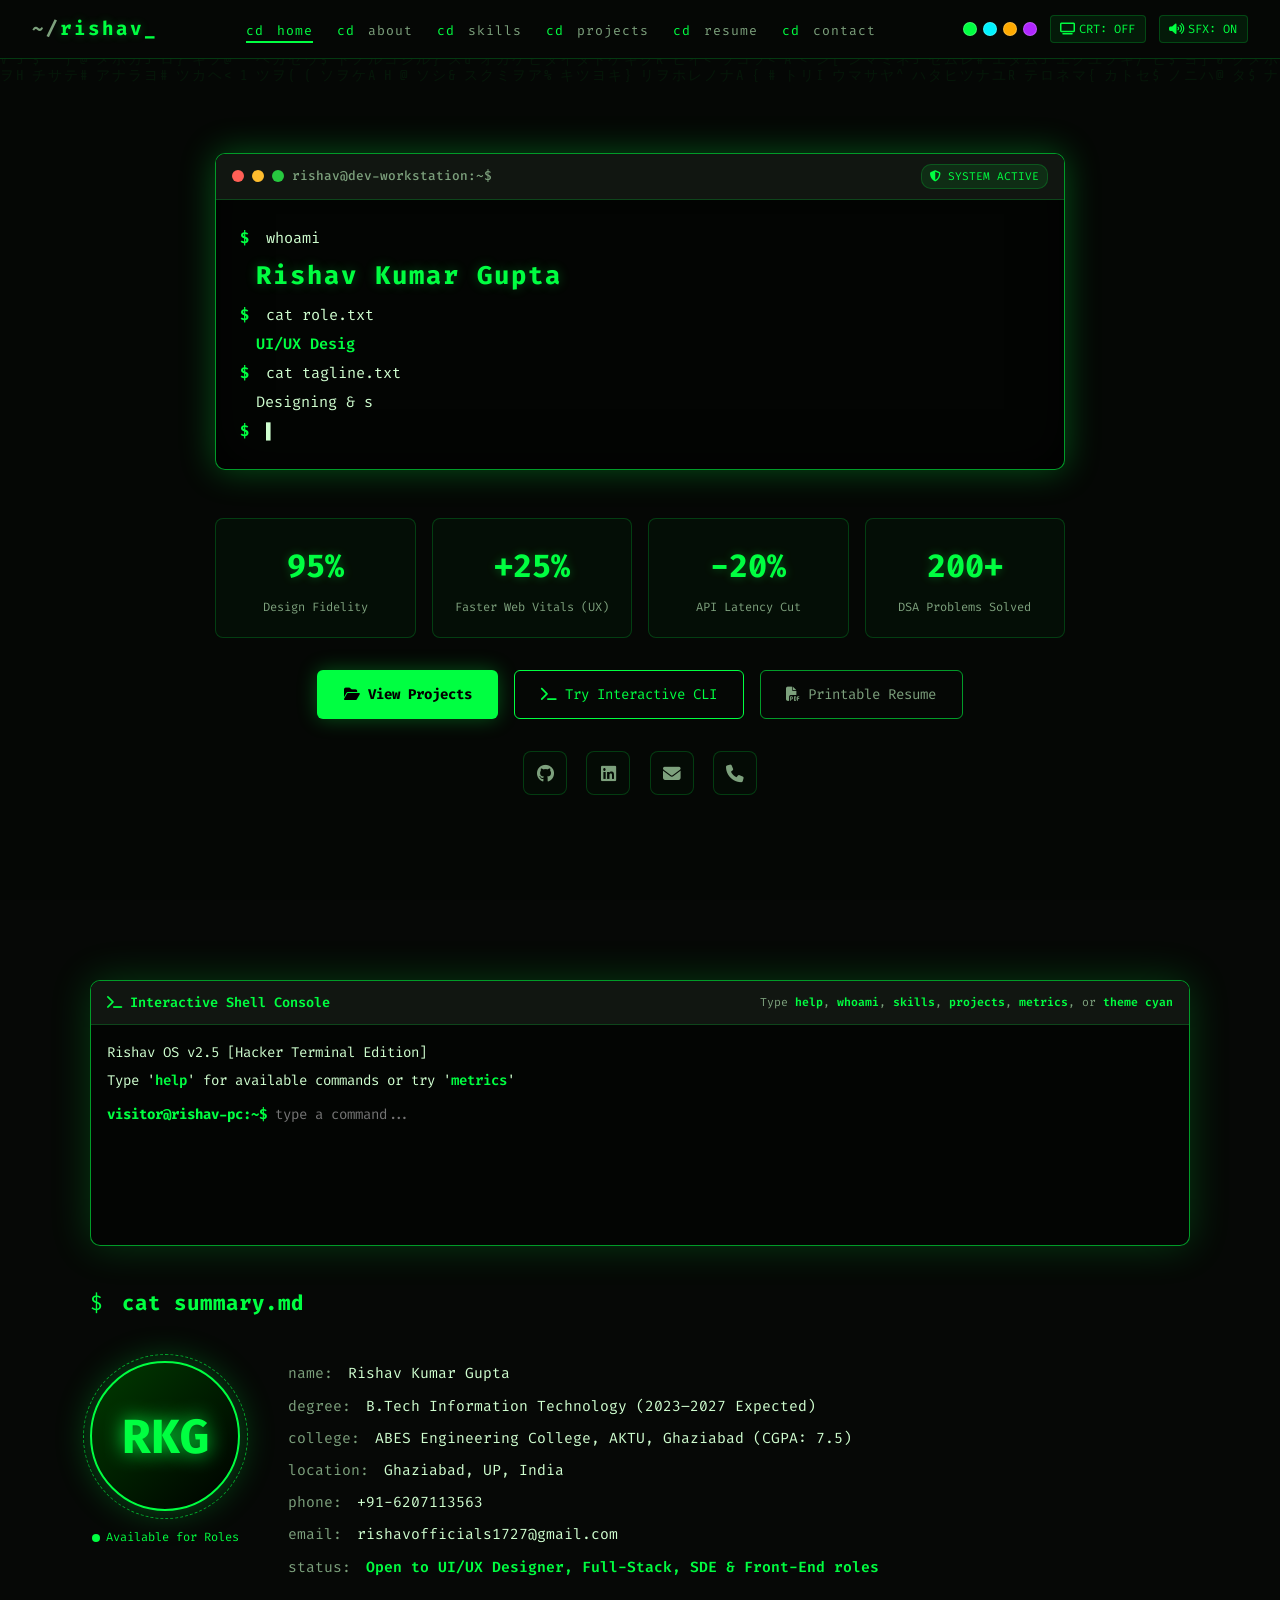
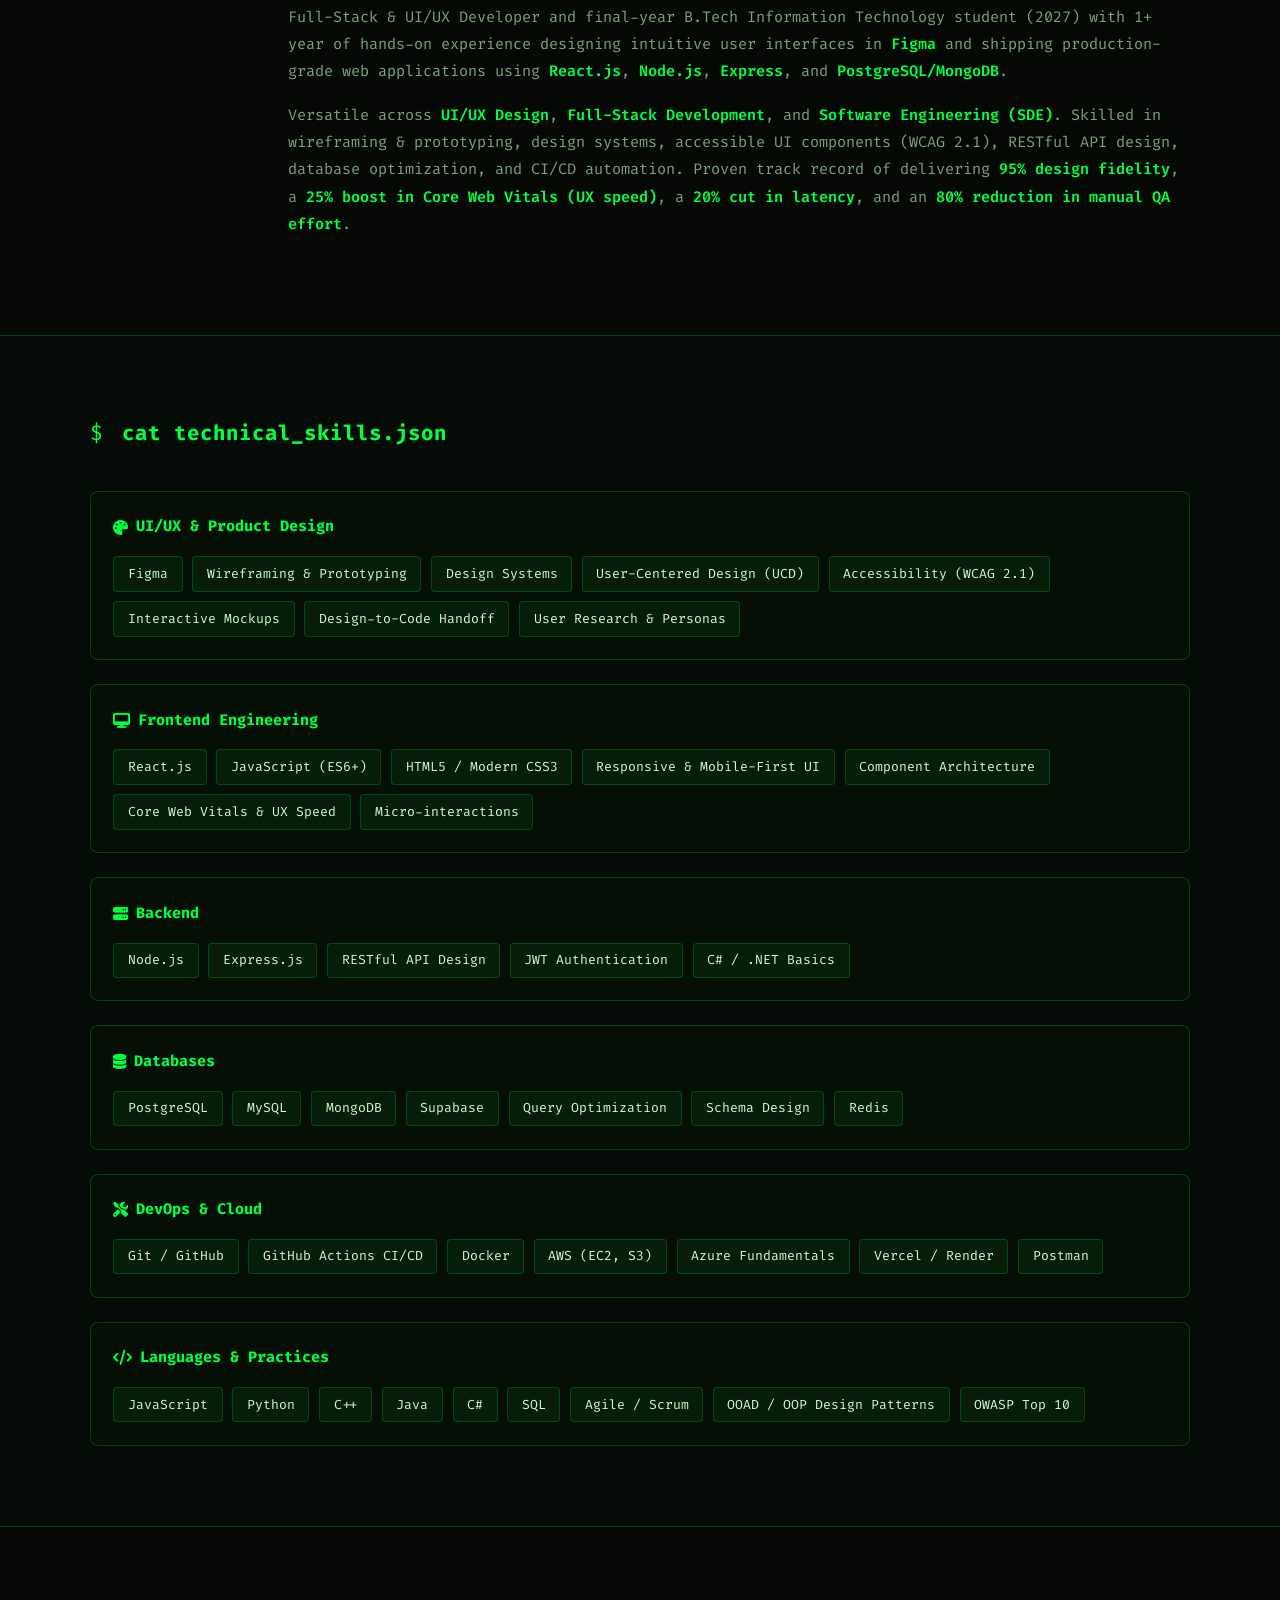
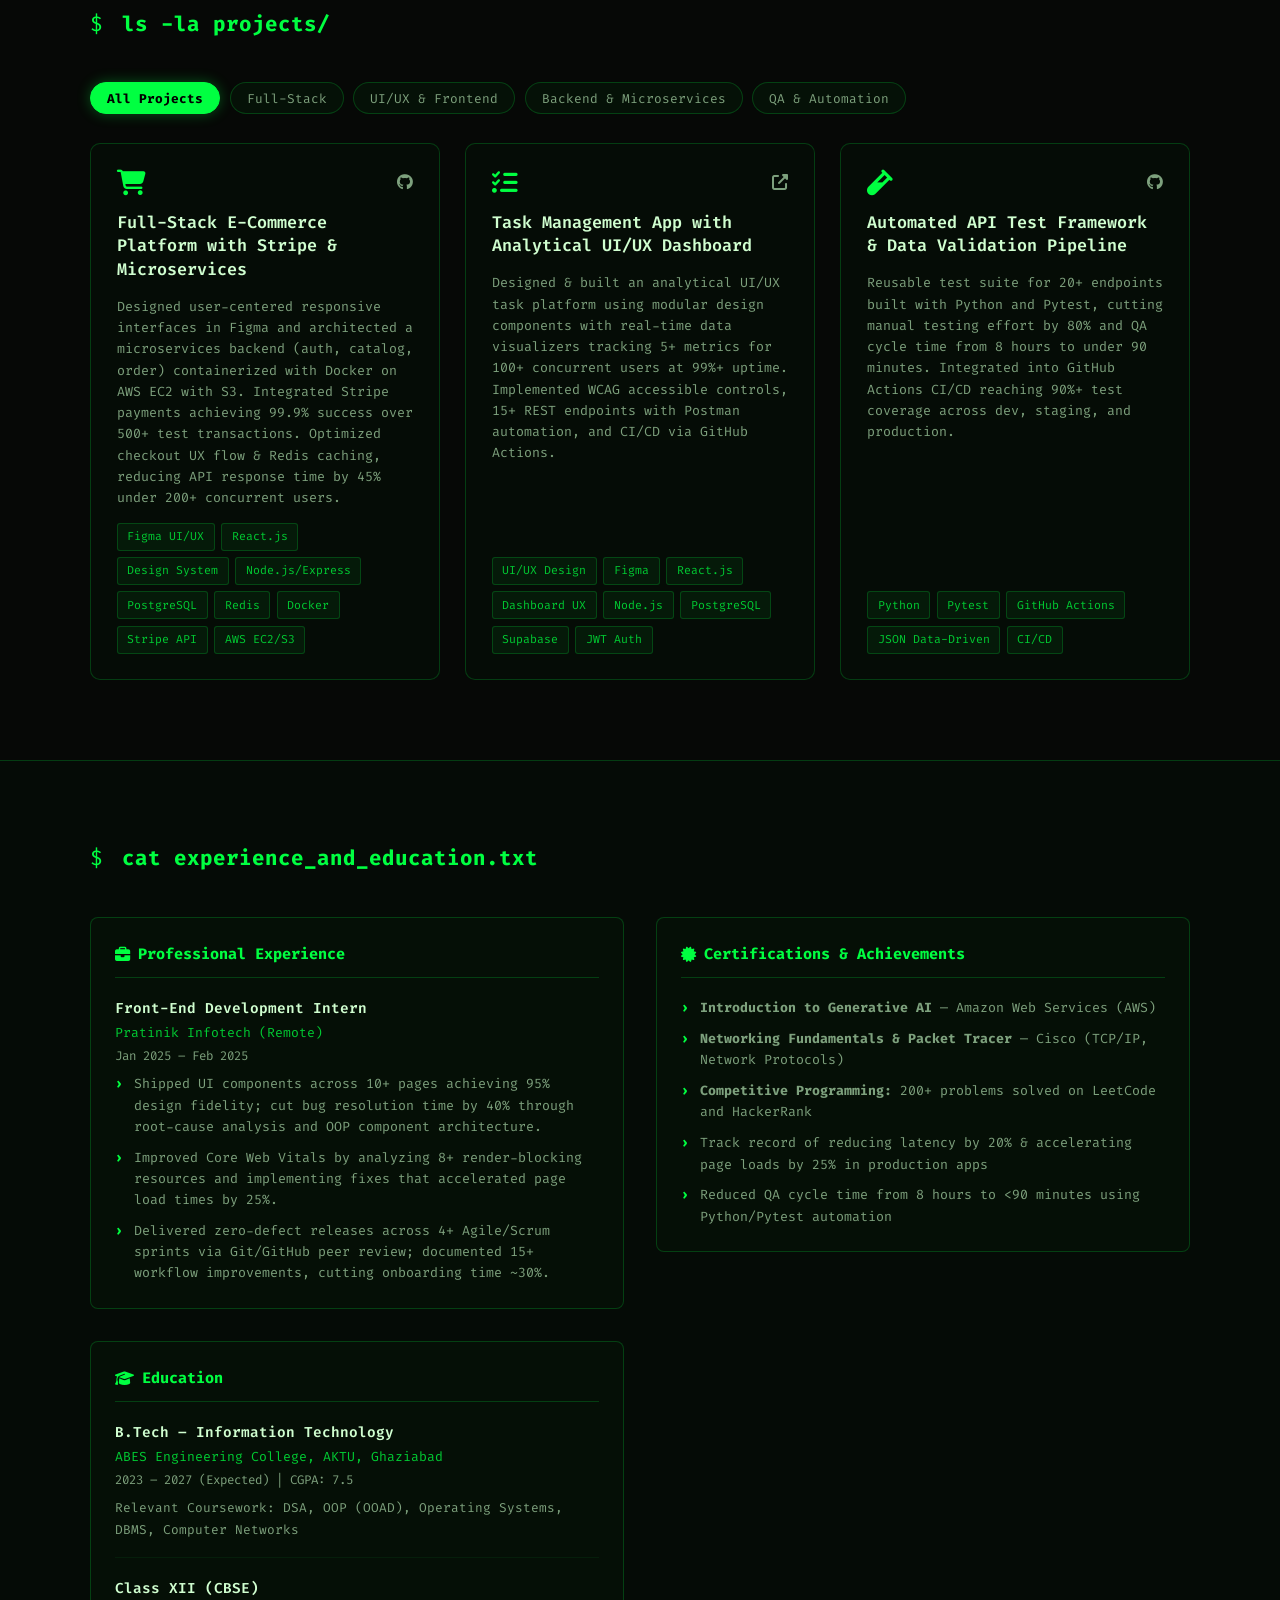
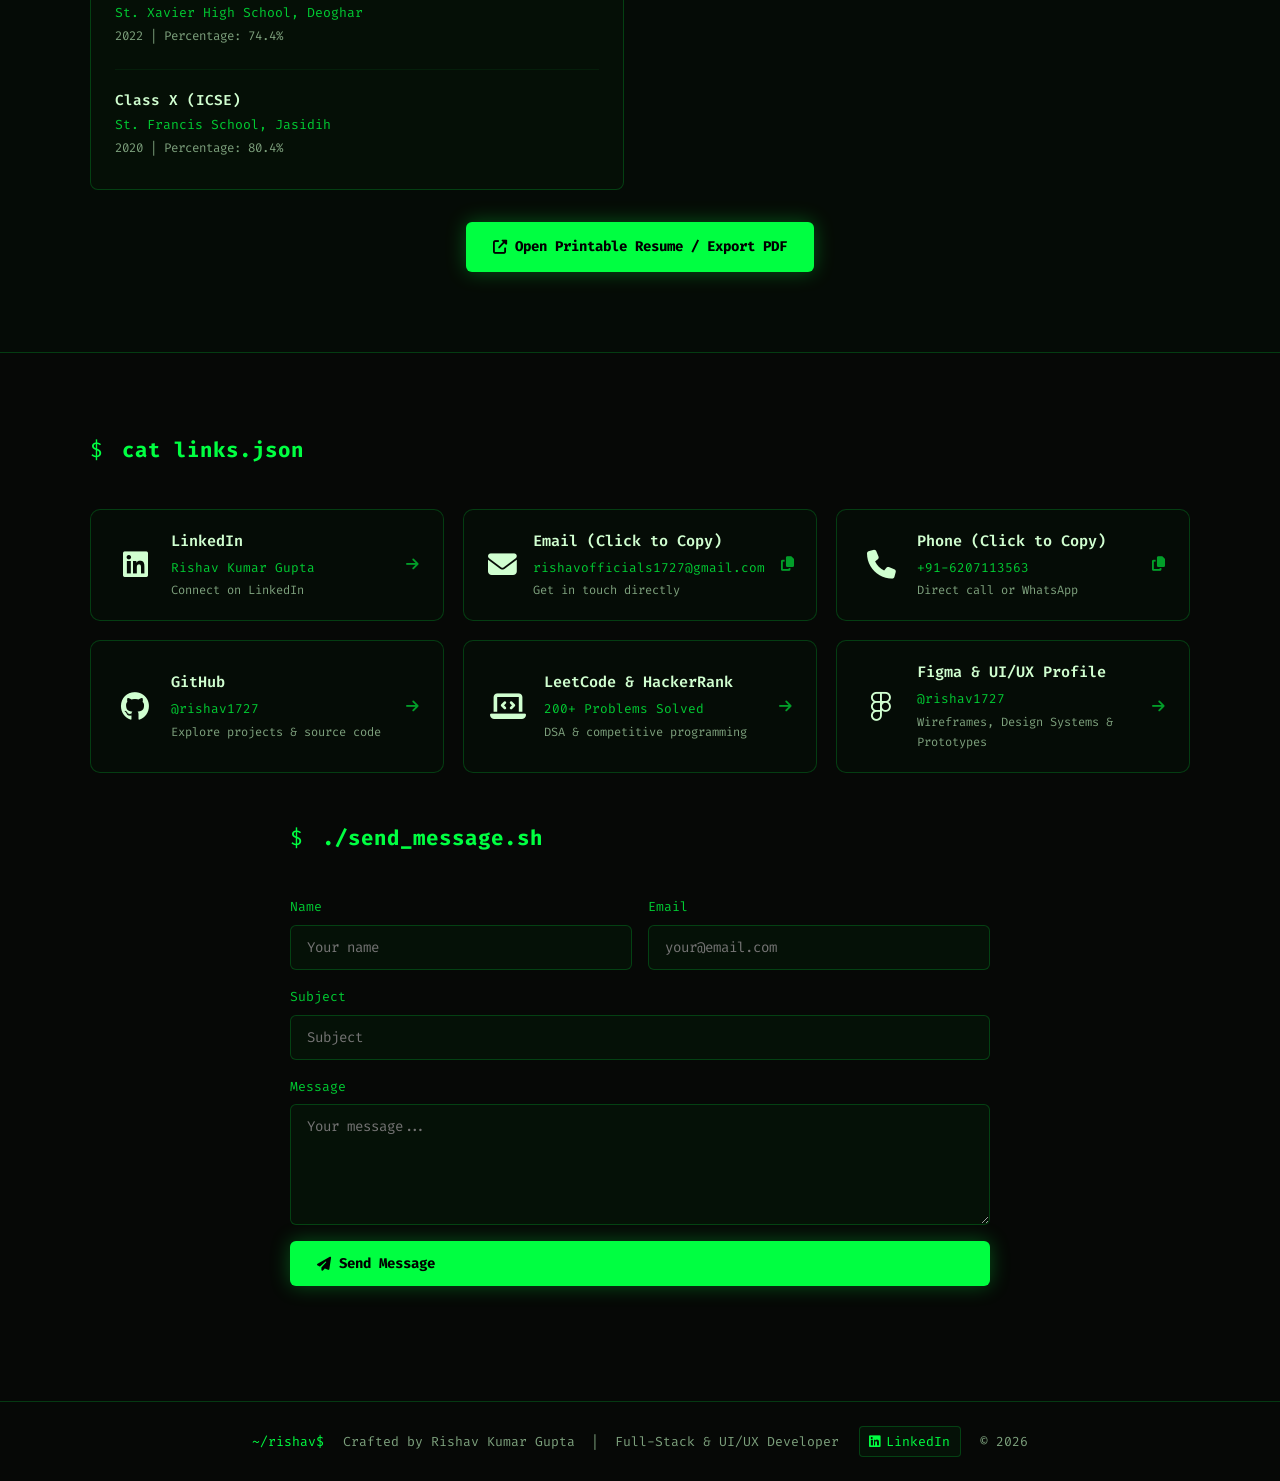
<file: index.html>
<!DOCTYPE html>
<html lang="en">
<head>
  <meta charset="UTF-8" />
  <meta name="viewport" content="width=device-width, initial-scale=1.0" />
  <title>Rishav Kumar Gupta | UI/UX Designer, Full-Stack &amp; SDE Developer</title>
  <link rel="stylesheet" href="style.css" />
  <link rel="stylesheet" href="https://cdnjs.cloudflare.com/ajax/libs/font-awesome/6.5.0/css/all.min.css" />
  <link href="https://fonts.googleapis.com/css2?family=Fira+Code:wght@300;400;500;600;700&family=Share+Tech+Mono&display=swap" rel="stylesheet" />
</head>
<body>

  <!-- ========== MATRIX CANVAS ========== -->
  <canvas id="matrix-canvas"></canvas>

  <!-- ========== NAVBAR ========== -->
  <nav class="navbar" id="navbar">
    <div class="nav-brand" onclick="window.scrollTo({top:0, behavior:'smooth'})">
      <span class="prompt">~/</span><span class="brand-name">rishav</span><span class="cursor-blink">_</span>
    </div>
    <button class="hamburger" id="hamburger" aria-label="Toggle menu">
      <span></span><span></span><span></span>
    </button>
    <ul class="nav-links" id="nav-links">
      <li><a href="#home" class="nav-link"><span class="cmd">cd</span> home</a></li>
      <li><a href="#about" class="nav-link"><span class="cmd">cd</span> about</a></li>
      <li><a href="#skills" class="nav-link"><span class="cmd">cd</span> skills</a></li>
      <li><a href="#projects" class="nav-link"><span class="cmd">cd</span> projects</a></li>
      <li><a href="#resume" class="nav-link"><span class="cmd">cd</span> resume</a></li>
      <li><a href="#contact" class="nav-link"><span class="cmd">cd</span> contact</a></li>
    </ul>

    <!-- Controls: Theme Dots, CRT Toggle, SFX Toggle -->
    <div class="nav-controls">
      <div class="theme-dots" title="Switch Theme Accent">
        <span class="theme-dot green" data-color="#00ff41" title="Matrix Green"></span>
        <span class="theme-dot cyan" data-color="#00f3ff" title="Cyber Cyan"></span>
        <span class="theme-dot amber" data-color="#ffaa00" title="Amber Orange"></span>
        <span class="theme-dot purple" data-color="#b026ff" title="Neon Purple"></span>
      </div>
      <button class="toggle-btn" id="crt-toggle" title="Toggle CRT Scanline Effect"><i class="fas fa-tv"></i> CRT: OFF</button>
      <button class="toggle-btn" id="sfx-toggle" title="Toggle Sound Effects"><i class="fas fa-volume-up"></i> SFX: ON</button>
    </div>
  </nav>

  <!-- ========== HERO ========== -->
  <section class="hero" id="home">
    <div class="hero-content">
      <div class="terminal-window">
        <div class="terminal-header">
          <div class="terminal-dots">
            <span class="dot red"></span>
            <span class="dot yellow"></span>
            <span class="dot green"></span>
            <span class="terminal-title">rishav@dev-workstation:~$</span>
          </div>
          <span class="terminal-badge"><i class="fas fa-shield-alt"></i> SYSTEM ACTIVE</span>
        </div>
        <div class="terminal-body">
          <div class="line"><span class="prompt-sym">$</span> whoami</div>
          <div class="line output name-line glitch" id="typed-name" data-text="Rishav Kumar Gupta">Rishav Kumar Gupta</div>
          <div class="line"><span class="prompt-sym">$</span> cat role.txt</div>
          <div class="line output green-text" id="typed-role">UI/UX Designer &amp; Engineer</div>
          <div class="line"><span class="prompt-sym">$</span> cat tagline.txt</div>
          <div class="line output typed-tagline" id="typed-tagline">Designing &amp; shipping intuitive UI/UX experiences &amp; production-grade web apps with React, Figma &amp; Docker.</div>
          <div class="line"><span class="prompt-sym">$</span> <span class="cursor-blink">▌</span></div>
        </div>
      </div>

      <!-- Live Stats Cards -->
      <div class="stats-strip">
        <div class="stat-card">
          <div class="stat-val">95%</div>
          <div class="stat-lbl">Design Fidelity</div>
        </div>
        <div class="stat-card">
          <div class="stat-val">+25%</div>
          <div class="stat-lbl">Faster Web Vitals (UX)</div>
        </div>
        <div class="stat-card">
          <div class="stat-val">-20%</div>
          <div class="stat-lbl">API Latency Cut</div>
        </div>
        <div class="stat-card">
          <div class="stat-val">200+</div>
          <div class="stat-lbl">DSA Problems Solved</div>
        </div>
      </div>

      <div class="hero-buttons">
        <a href="#projects" class="btn btn-primary"><i class="fa fa-folder-open"></i> View Projects</a>
        <a href="#terminal-drawer" class="btn btn-secondary"><i class="fas fa-terminal"></i> Try Interactive CLI</a>
        <a href="resume.html" target="_blank" class="btn btn-outline"><i class="fa fa-file-pdf"></i> Printable Resume</a>
      </div>

      <div class="social-bar">
        <a href="https://github.com/rishav1727" target="_blank" class="social-icon" title="GitHub Profile"><i class="fab fa-github"></i></a>
        <a href="https://www.linkedin.com/in/rishav-kumar-gupta-471207292/" target="_blank" class="social-icon" title="LinkedIn Profile"><i class="fab fa-linkedin"></i></a>
        <a href="mailto:rishavofficials1727@gmail.com" class="social-icon" title="Email Me"><i class="fas fa-envelope"></i></a>
        <a href="tel:+916207113563" class="social-icon" title="Call Me"><i class="fas fa-phone"></i></a>
      </div>
    </div>
  </section>

  <!-- ========== ABOUT ========== -->
  <section class="section" id="about">
    <div class="container">

      <!-- INTERACTIVE TERMINAL DRAWER -->
      <div class="cli-drawer" id="terminal-drawer">
        <div class="cli-header">
          <span class="cli-title"><i class="fas fa-terminal"></i> Interactive Shell Console</span>
          <span class="cli-hint">Type <span class="green-text">help</span>, <span class="green-text">whoami</span>, <span class="green-text">skills</span>, <span class="green-text">projects</span>, <span class="green-text">metrics</span>, or <span class="green-text">theme cyan</span></span>
        </div>
        <div class="cli-body" id="cli-body">
          <div class="cli-history" id="cli-history">
            <div class="cli-line">Rishav OS v2.5 [Hacker Terminal Edition]</div>
            <div class="cli-line">Type '<span class="green-text">help</span>' for available commands or try '<span class="green-text">metrics</span>'</div>
          </div>
          <div class="cli-input-row">
            <span class="cli-prompt">visitor@rishav-pc:~$</span>
            <input type="text" class="cli-input" id="cli-input" placeholder="type a command..." autocomplete="off" />
          </div>
        </div>
      </div>

      <div class="section-header">
        <span class="prompt">$</span> <span class="sec-title">cat summary.md</span>
      </div>
      <div class="about-grid">
        <div class="about-avatar">
          <div class="avatar-frame">
            <div class="avatar-inner">
              <span class="avatar-initials">RKG</span>
            </div>
            <div class="avatar-ring"></div>
            <div class="avatar-status"><span class="status-dot"></span> Available for Roles</div>
          </div>
        </div>
        <div class="about-text">
          <div class="info-block">
            <div class="info-line"><span class="key">name:</span> <span class="val">Rishav Kumar Gupta</span></div>
            <div class="info-line"><span class="key">degree:</span> <span class="val">B.Tech Information Technology (2023–2027 Expected)</span></div>
            <div class="info-line"><span class="key">college:</span> <span class="val">ABES Engineering College, AKTU, Ghaziabad (CGPA: 7.5)</span></div>
            <div class="info-line"><span class="key">location:</span> <span class="val">Ghaziabad, UP, India</span></div>
            <div class="info-line"><span class="key">phone:</span> <span class="val">+91-6207113563</span></div>
            <div class="info-line"><span class="key">email:</span> <span class="val">rishavofficials1727@gmail.com</span></div>
            <div class="info-line"><span class="key">status:</span> <span class="val green-text">Open to UI/UX Designer, Full-Stack, SDE &amp; Front-End roles</span></div>
          </div>
          <p class="about-para">
            Full-Stack &amp; UI/UX Developer and final-year B.Tech Information Technology student (2027) with 1+ year of hands-on experience designing intuitive user interfaces in <span class="highlight">Figma</span> and shipping production-grade web applications using <span class="highlight">React.js</span>, <span class="highlight">Node.js</span>, <span class="highlight">Express</span>, and <span class="highlight">PostgreSQL/MongoDB</span>.
          </p>
          <p class="about-para">
            Versatile across <span class="highlight">UI/UX Design</span>, <span class="highlight">Full-Stack Development</span>, and <span class="highlight">Software Engineering (SDE)</span>. Skilled in wireframing &amp; prototyping, design systems, accessible UI components (WCAG 2.1), RESTful API design, database optimization, and CI/CD automation. Proven track record of delivering <span class="highlight">95% design fidelity</span>, a <span class="highlight">25% boost in Core Web Vitals (UX speed)</span>, a <span class="highlight">20% cut in latency</span>, and an <span class="highlight">80% reduction in manual QA effort</span>.
          </p>
        </div>
      </div>
    </div>
  </section>

  <!-- ========== SKILLS ========== -->
  <section class="section alt-bg" id="skills">
    <div class="container">
      <div class="section-header">
        <span class="prompt">$</span> <span class="sec-title">cat technical_skills.json</span>
      </div>
      <div class="skills-categories">

        <div class="skill-cat">
          <h3 class="cat-title"><i class="fas fa-palette"></i> UI/UX &amp; Product Design</h3>
          <div class="skill-tags">
            <span class="tag">Figma</span>
            <span class="tag">Wireframing &amp; Prototyping</span>
            <span class="tag">Design Systems</span>
            <span class="tag">User-Centered Design (UCD)</span>
            <span class="tag">Accessibility (WCAG 2.1)</span>
            <span class="tag">Interactive Mockups</span>
            <span class="tag">Design-to-Code Handoff</span>
            <span class="tag">User Research &amp; Personas</span>
          </div>
        </div>

        <div class="skill-cat">
          <h3 class="cat-title"><i class="fas fa-desktop"></i> Frontend Engineering</h3>
          <div class="skill-tags">
            <span class="tag">React.js</span>
            <span class="tag">JavaScript (ES6+)</span>
            <span class="tag">HTML5 / Modern CSS3</span>
            <span class="tag">Responsive &amp; Mobile-First UI</span>
            <span class="tag">Component Architecture</span>
            <span class="tag">Core Web Vitals &amp; UX Speed</span>
            <span class="tag">Micro-interactions</span>
          </div>
        </div>

        <div class="skill-cat">
          <h3 class="cat-title"><i class="fas fa-server"></i> Backend</h3>
          <div class="skill-tags">
            <span class="tag">Node.js</span>
            <span class="tag">Express.js</span>
            <span class="tag">RESTful API Design</span>
            <span class="tag">JWT Authentication</span>
            <span class="tag">C# / .NET Basics</span>
          </div>
        </div>

        <div class="skill-cat">
          <h3 class="cat-title"><i class="fas fa-database"></i> Databases</h3>
          <div class="skill-tags">
            <span class="tag">PostgreSQL</span>
            <span class="tag">MySQL</span>
            <span class="tag">MongoDB</span>
            <span class="tag">Supabase</span>
            <span class="tag">Query Optimization</span>
            <span class="tag">Schema Design</span>
            <span class="tag">Redis</span>
          </div>
        </div>

        <div class="skill-cat">
          <h3 class="cat-title"><i class="fas fa-tools"></i> DevOps &amp; Cloud</h3>
          <div class="skill-tags">
            <span class="tag">Git / GitHub</span>
            <span class="tag">GitHub Actions CI/CD</span>
            <span class="tag">Docker</span>
            <span class="tag">AWS (EC2, S3)</span>
            <span class="tag">Azure Fundamentals</span>
            <span class="tag">Vercel / Render</span>
            <span class="tag">Postman</span>
          </div>
        </div>

        <div class="skill-cat">
          <h3 class="cat-title"><i class="fas fa-code"></i> Languages &amp; Practices</h3>
          <div class="skill-tags">
            <span class="tag">JavaScript</span>
            <span class="tag">Python</span>
            <span class="tag">C++</span>
            <span class="tag">Java</span>
            <span class="tag">C#</span>
            <span class="tag">SQL</span>
            <span class="tag">Agile / Scrum</span>
            <span class="tag">OOAD / OOP Design Patterns</span>
            <span class="tag">OWASP Top 10</span>
          </div>
        </div>

      </div>
    </div>
  </section>

  <!-- ========== PROJECTS ========== -->
  <section class="section" id="projects">
    <div class="container">
      <div class="section-header">
        <span class="prompt">$</span> <span class="sec-title">ls -la projects/</span>
      </div>

      <!-- Category Filter Tabs -->
      <div class="project-filters">
        <button class="filter-btn active" data-filter="all">All Projects</button>
        <button class="filter-btn" data-filter="fullstack">Full-Stack</button>
        <button class="filter-btn" data-filter="uiux">UI/UX &amp; Frontend</button>
        <button class="filter-btn" data-filter="backend">Backend &amp; Microservices</button>
        <button class="filter-btn" data-filter="qa">QA &amp; Automation</button>
      </div>

      <div class="projects-grid">

        <!-- Project 1 -->
        <div class="project-card" data-category="fullstack uiux backend">
          <div class="card-header">
            <i class="fas fa-shopping-cart folder-icon"></i>
            <div class="card-links">
              <a href="https://github.com/rishav1727" target="_blank" title="GitHub Code"><i class="fab fa-github"></i></a>
            </div>
          </div>
          <h3 class="project-title">Full-Stack E-Commerce Platform with Stripe &amp; Microservices</h3>
          <p class="project-desc">
            Designed user-centered responsive interfaces in Figma and architected a microservices backend (auth, catalog, order) containerized with Docker on AWS EC2 with S3. Integrated Stripe payments achieving 99.9% success over 500+ test transactions. Optimized checkout UX flow &amp; Redis caching, reducing API response time by 45% under 200+ concurrent users.
          </p>
          <div class="project-tags">
            <span class="ptag">Figma UI/UX</span>
            <span class="ptag">React.js</span>
            <span class="ptag">Design System</span>
            <span class="ptag">Node.js/Express</span>
            <span class="ptag">PostgreSQL</span>
            <span class="ptag">Redis</span>
            <span class="ptag">Docker</span>
            <span class="ptag">Stripe API</span>
            <span class="ptag">AWS EC2/S3</span>
          </div>
        </div>

        <!-- Project 2 -->
        <div class="project-card" data-category="fullstack uiux">
          <div class="card-header">
            <i class="fas fa-tasks folder-icon"></i>
            <div class="card-links">
              <a href="https://github.com/rishav1727" target="_blank" title="Live Demo"><i class="fas fa-external-link-alt"></i></a>
            </div>
          </div>
          <h3 class="project-title">Task Management App with Analytical UI/UX Dashboard</h3>
          <p class="project-desc">
            Designed &amp; built an analytical UI/UX task platform using modular design components with real-time data visualizers tracking 5+ metrics for 100+ concurrent users at 99%+ uptime. Implemented WCAG accessible controls, 15+ REST endpoints with Postman automation, and CI/CD via GitHub Actions.
          </p>
          <div class="project-tags">
            <span class="ptag">UI/UX Design</span>
            <span class="ptag">Figma</span>
            <span class="ptag">React.js</span>
            <span class="ptag">Dashboard UX</span>
            <span class="ptag">Node.js</span>
            <span class="ptag">PostgreSQL</span>
            <span class="ptag">Supabase</span>
            <span class="ptag">JWT Auth</span>
          </div>
        </div>

        <!-- Project 3 -->
        <div class="project-card" data-category="qa backend">
          <div class="card-header">
            <i class="fas fa-vial folder-icon"></i>
            <div class="card-links">
              <a href="https://github.com/rishav1727" target="_blank" title="GitHub Repository"><i class="fab fa-github"></i></a>
            </div>
          </div>
          <h3 class="project-title">Automated API Test Framework &amp; Data Validation Pipeline</h3>
          <p class="project-desc">
            Reusable test suite for 20+ endpoints built with Python and Pytest, cutting manual testing effort by 80% and QA cycle time from 8 hours to under 90 minutes. Integrated into GitHub Actions CI/CD reaching 90%+ test coverage across dev, staging, and production.
          </p>
          <div class="project-tags">
            <span class="ptag">Python</span>
            <span class="ptag">Pytest</span>
            <span class="ptag">GitHub Actions</span>
            <span class="ptag">JSON Data-Driven</span>
            <span class="ptag">CI/CD</span>
          </div>
        </div>

      </div>
    </div>
  </section>

  <!-- ========== RESUME / EXPERIENCE ========== -->
  <section class="section alt-bg" id="resume">
    <div class="container">
      <div class="section-header">
        <span class="prompt">$</span> <span class="sec-title">cat experience_and_education.txt</span>
      </div>
      <div class="resume-container">

        <div class="resume-col">
          <!-- Experience -->
          <div class="resume-block">
            <h3 class="rb-title"><i class="fas fa-briefcase"></i> Professional Experience</h3>
            <div class="rb-item">
              <div class="rb-item-title">Front-End Development Intern</div>
              <div class="rb-item-org">Pratinik Infotech (Remote)</div>
              <div class="rb-item-date">Jan 2025 – Feb 2025</div>
              <ul class="rb-list">
                <li>Shipped UI components across 10+ pages achieving 95% design fidelity; cut bug resolution time by 40% through root-cause analysis and OOP component architecture.</li>
                <li>Improved Core Web Vitals by analyzing 8+ render-blocking resources and implementing fixes that accelerated page load times by 25%.</li>
                <li>Delivered zero-defect releases across 4+ Agile/Scrum sprints via Git/GitHub peer review; documented 15+ workflow improvements, cutting onboarding time ~30%.</li>
              </ul>
            </div>
          </div>

          <!-- Education -->
          <div class="resume-block">
            <h3 class="rb-title"><i class="fas fa-graduation-cap"></i> Education</h3>
            <div class="rb-item">
              <div class="rb-item-title">B.Tech – Information Technology</div>
              <div class="rb-item-org">ABES Engineering College, AKTU, Ghaziabad</div>
              <div class="rb-item-date">2023 – 2027 (Expected) | CGPA: 7.5</div>
              <div class="rb-item-desc">Relevant Coursework: DSA, OOP (OOAD), Operating Systems, DBMS, Computer Networks</div>
            </div>
            <div class="rb-item">
              <div class="rb-item-title">Class XII (CBSE)</div>
              <div class="rb-item-org">St. Xavier High School, Deoghar</div>
              <div class="rb-item-date">2022 | Percentage: 74.4%</div>
            </div>
            <div class="rb-item">
              <div class="rb-item-title">Class X (ICSE)</div>
              <div class="rb-item-org">St. Francis School, Jasidih</div>
              <div class="rb-item-date">2020 | Percentage: 80.4%</div>
            </div>
          </div>
        </div>

        <div class="resume-col">
          <!-- Certifications & Achievements -->
          <div class="resume-block">
            <h3 class="rb-title"><i class="fas fa-certificate"></i> Certifications &amp; Achievements</h3>
            <ul class="rb-list">
              <li><strong>Introduction to Generative AI</strong> — Amazon Web Services (AWS)</li>
              <li><strong>Networking Fundamentals &amp; Packet Tracer</strong> — Cisco (TCP/IP, Network Protocols)</li>
              <li><strong>Competitive Programming:</strong> 200+ problems solved on LeetCode and HackerRank</li>
              <li>Track record of reducing latency by 20% &amp; accelerating page loads by 25% in production apps</li>
              <li>Reduced QA cycle time from 8 hours to &lt;90 minutes using Python/Pytest automation</li>
            </ul>
          </div>
        </div>

      </div>
      <div class="resume-cta">
        <a href="resume.html" target="_blank" class="btn btn-primary"><i class="fas fa-external-link-alt"></i> Open Printable Resume / Export PDF</a>
      </div>
    </div>
  </section>

  <!-- ========== PROFILES / LINKS ========== -->
  <section class="section" id="contact">
    <div class="container">
      <div class="section-header">
        <span class="prompt">$</span> <span class="sec-title">cat links.json</span>
      </div>
      <div class="links-grid">

        <a href="https://www.linkedin.com/in/rishav-kumar-gupta-471207292/" target="_blank" class="link-card linkedin">
          <i class="fab fa-linkedin link-icon"></i>
          <div class="link-info">
            <span class="link-platform">LinkedIn</span>
            <span class="link-handle">Rishav Kumar Gupta</span>
            <span class="link-desc">Connect on LinkedIn</span>
          </div>
          <i class="fas fa-arrow-right link-arrow"></i>
        </a>

        <div class="link-card email" title="Click to copy email address">
          <i class="fas fa-envelope link-icon"></i>
          <div class="link-info">
            <span class="link-platform">Email (Click to Copy)</span>
            <span class="link-handle">rishavofficials1727@gmail.com</span>
            <span class="link-desc">Get in touch directly</span>
          </div>
          <i class="fas fa-copy link-arrow"></i>
        </div>

        <div class="link-card codechef" title="Click to copy phone number">
          <i class="fas fa-phone link-icon"></i>
          <div class="link-info">
            <span class="link-platform">Phone (Click to Copy)</span>
            <span class="link-handle">+91-6207113563</span>
            <span class="link-desc">Direct call or WhatsApp</span>
          </div>
          <i class="fas fa-copy link-arrow"></i>
        </div>

        <a href="https://github.com/rishav1727" target="_blank" class="link-card github">
          <i class="fab fa-github link-icon"></i>
          <div class="link-info">
            <span class="link-platform">GitHub</span>
            <span class="link-handle">@rishav1727</span>
            <span class="link-desc">Explore projects &amp; source code</span>
          </div>
          <i class="fas fa-arrow-right link-arrow"></i>
        </a>

        <a href="https://leetcode.com" target="_blank" class="link-card leetcode">
          <i class="fas fa-laptop-code link-icon"></i>
          <div class="link-info">
            <span class="link-platform">LeetCode &amp; HackerRank</span>
            <span class="link-handle">200+ Problems Solved</span>
            <span class="link-desc">DSA &amp; competitive programming</span>
          </div>
          <i class="fas fa-arrow-right link-arrow"></i>
        </a>

        <a href="https://www.figma.com/@rishav1727" target="_blank" class="link-card figma">
          <i class="fab fa-figma link-icon"></i>
          <div class="link-info">
            <span class="link-platform">Figma &amp; UI/UX Profile</span>
            <span class="link-handle">@rishav1727</span>
            <span class="link-desc">Wireframes, Design Systems &amp; Prototypes</span>
          </div>
          <i class="fas fa-arrow-right link-arrow"></i>
        </a>

      </div>

      <div class="contact-form-wrap">
        <div class="section-header" style="margin-top:3rem;">
          <span class="prompt">$</span> <span class="sec-title">./send_message.sh</span>
        </div>
        <form class="contact-form" id="contact-form">
          <div class="form-row">
            <div class="form-group">
              <label>Name</label>
              <input type="text" name="name" placeholder="Your name" required />
            </div>
            <div class="form-group">
              <label>Email</label>
              <input type="email" name="email" placeholder="your@email.com" required />
            </div>
          </div>
          <div class="form-group">
            <label>Subject</label>
            <input type="text" name="subject" placeholder="Subject" required />
          </div>
          <div class="form-group">
            <label>Message</label>
            <textarea name="message" rows="5" placeholder="Your message..." required></textarea>
          </div>
          <button type="submit" class="btn btn-primary"><i class="fas fa-paper-plane"></i> Send Message</button>
          <div class="form-msg" id="form-msg"></div>
        </form>
      </div>

    </div>
  </section>

  <!-- ========== FOOTER ========== -->
  <footer class="footer">
    <div class="footer-content">
      <span class="prompt">~/rishav$</span>
      <span class="footer-text">Crafted by Rishav Kumar Gupta &nbsp;|&nbsp; Full-Stack &amp; UI/UX Developer</span>
      <a href="https://www.linkedin.com/in/rishav-kumar-gupta-471207292/" target="_blank" class="footer-linkedin" title="Connect on LinkedIn"><i class="fab fa-linkedin"></i> LinkedIn</a>
      <span class="footer-year">© 2026</span>
    </div>
  </footer>

  <script src="script.js"></script>
</body>
</html>
</file>
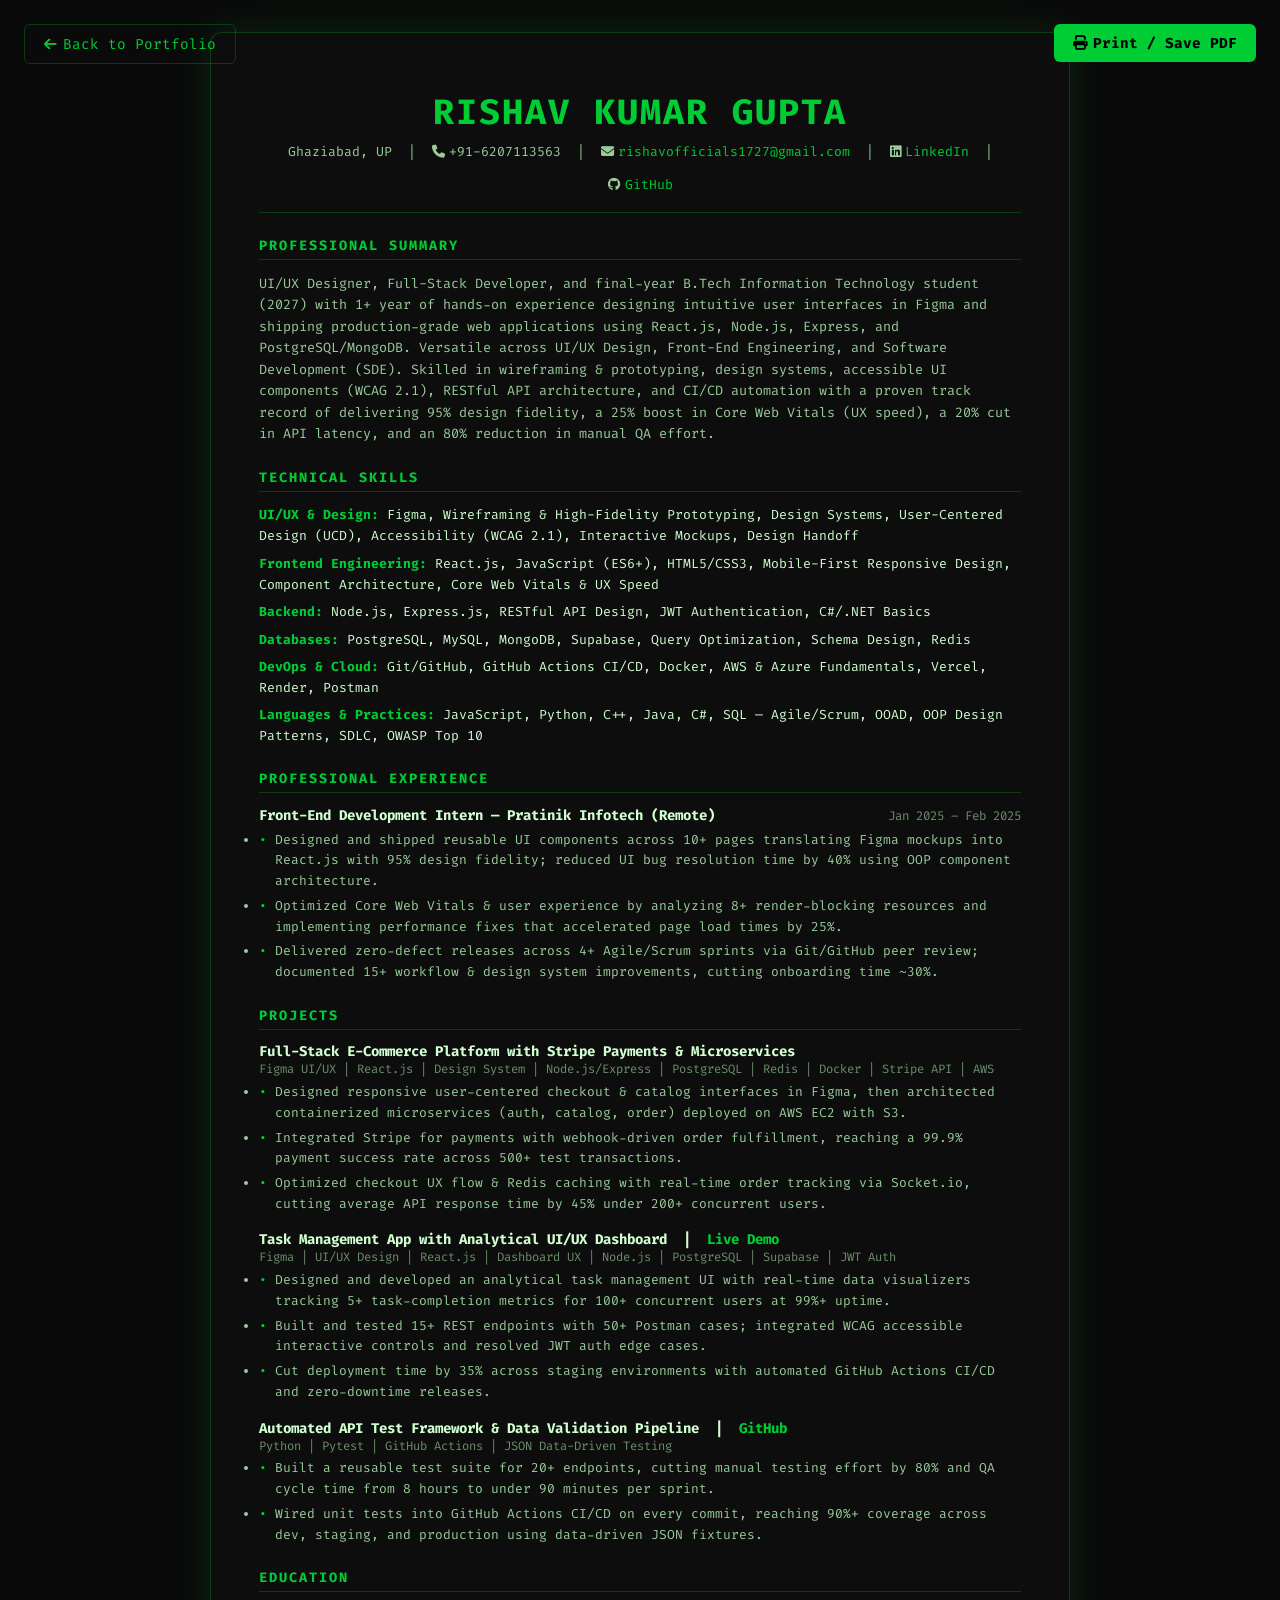
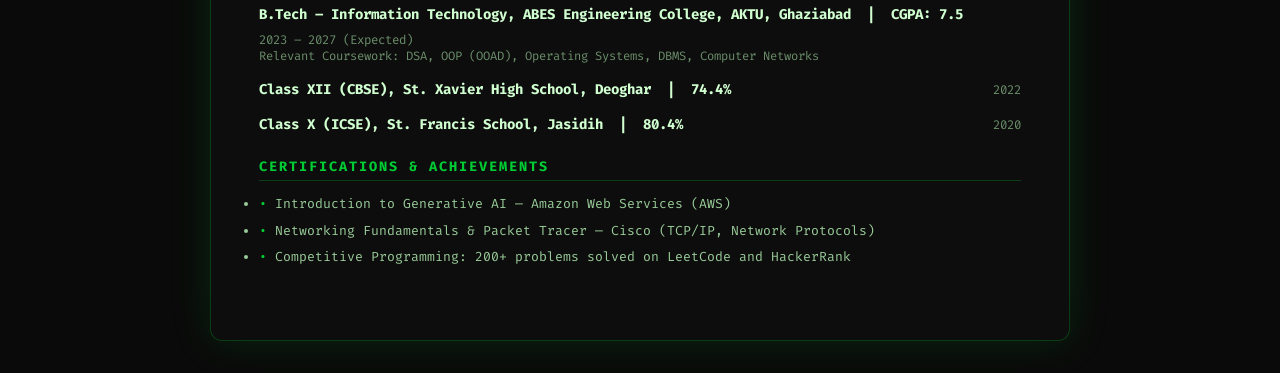
<file: resume.html>
<!DOCTYPE html>
<html lang="en">
<head>
  <meta charset="UTF-8" />
  <meta name="viewport" content="width=device-width, initial-scale=1.0" />
  <title>Rishav Kumar Gupta — Resume | UI/UX Designer, Full-Stack &amp; SDE Developer</title>
  <link rel="stylesheet" href="https://cdnjs.cloudflare.com/ajax/libs/font-awesome/6.5.0/css/all.min.css" />
  <link href="https://fonts.googleapis.com/css2?family=Fira+Code:wght@300;400;500;600;700&display=swap" rel="stylesheet" />
  <style>
    /* ============ RESUME PAGE STYLES ============ */
    :root {
      --green: #00cc33;
      --bg: #0a0a0a;
      --text: #d0ffd0;
      --text-dim: #99cc99;
      --text-muted: #6b8f6b;
      --border: rgba(0,204,51,0.25);
      --font: 'Fira Code', monospace;
    }

    * { box-sizing: border-box; margin: 0; padding: 0; }
    a { color: var(--green); text-decoration: none; }

    body {
      font-family: var(--font);
      background: var(--bg);
      color: var(--text);
      min-height: 100vh;
      padding: 2rem;
    }

    .print-btn {
      position: fixed;
      top: 1.5rem; right: 1.5rem;
      background: var(--green);
      color: #000;
      border: none;
      padding: 0.6rem 1.2rem;
      border-radius: 6px;
      font-family: var(--font);
      font-size: 0.9rem;
      font-weight: 700;
      cursor: pointer;
      display: flex;
      align-items: center;
      gap: 6px;
      z-index: 999;
    }
    .print-btn:hover { background: #00ff55; }

    .back-btn {
      position: fixed;
      top: 1.5rem; left: 1.5rem;
      background: transparent;
      color: var(--green);
      border: 1px solid var(--border);
      padding: 0.6rem 1.2rem;
      border-radius: 6px;
      font-family: var(--font);
      font-size: 0.9rem;
      cursor: pointer;
      display: flex;
      align-items: center;
      gap: 6px;
      z-index: 999;
      text-decoration: none;
    }
    .back-btn:hover { background: rgba(0,204,51,0.1); }

    /* ===== RESUME CARD ===== */
    .resume-page {
      max-width: 860px;
      margin: 0 auto;
      background: #0d0d0d;
      border: 1px solid var(--border);
      border-radius: 12px;
      overflow: hidden;
      box-shadow: 0 0 40px rgba(0,204,51,0.15);
      padding: 3rem;
      padding-top: 3.5rem;
    }

    /* ----- HEADER ----- */
    .r-header {
      text-align: center;
      padding-bottom: 1.2rem;
      border-bottom: 1px solid var(--border);
      margin-bottom: 1.5rem;
    }
    .r-name {
      font-size: 2.2rem;
      font-weight: 700;
      color: var(--green);
      letter-spacing: 2px;
    }
    .r-contacts {
      display: flex;
      justify-content: center;
      flex-wrap: wrap;
      gap: 1rem;
      font-size: 0.82rem;
      color: var(--text-dim);
      margin-top: 0.5rem;
    }
    .r-contacts a { color: var(--green); }
    .r-contacts span { display: flex; align-items: center; gap: 4px; }

    /* ----- SECTIONS ----- */
    .r-section { margin-bottom: 1.5rem; }
    .r-sec-title {
      font-size: 0.85rem;
      font-weight: 700;
      color: var(--green);
      letter-spacing: 2px;
      text-transform: uppercase;
      border-bottom: 1px solid var(--border);
      padding-bottom: 0.3rem;
      margin-bottom: 0.8rem;
    }

    /* Summary */
    .r-summary { color: var(--text-dim); font-size: 0.84rem; line-height: 1.6; }

    /* Skills */
    .r-skill-row { margin-bottom: 0.4rem; font-size: 0.82rem; line-height: 1.6; }
    .r-skill-label { font-weight: 700; color: var(--green); }

    /* Entries */
    .r-entry { margin-bottom: 1rem; }
    .r-entry-header { display: flex; justify-content: space-between; align-items: baseline; flex-wrap: wrap; gap: 0.5rem; }
    .r-entry-title { color: var(--text); font-weight: 700; font-size: 0.88rem; }
    .r-entry-date { color: var(--text-muted); font-size: 0.78rem; }
    .r-entry-bullets { color: var(--text-dim); font-size: 0.81rem; line-height: 1.6; margin-top: 0.3rem; }
    .r-entry-bullets li { position: relative; padding-left: 1rem; margin-bottom: 4px; }
    .r-entry-bullets li::before { content: '•'; position: absolute; left: 0; color: var(--green); }

    /* Projects */
    .r-proj-item { margin-bottom: 1rem; }
    .r-proj-title { color: var(--text); font-weight: 700; font-size: 0.88rem; display: flex; justify-content: space-between; flex-wrap: wrap; }
    .r-proj-stack { color: var(--text-muted); font-size: 0.76rem; margin-bottom: 0.3rem; }

    /* Achievements */
    .r-ach-list { color: var(--text-dim); font-size: 0.82rem; line-height: 1.7; }
    .r-ach-list li { position: relative; padding-left: 1rem; margin-bottom: 4px; }
    .r-ach-list li::before { content: '•'; position: absolute; left: 0; color: var(--green); }

    /* ===== PRINT ===== */
    @media print {
      body { background: #fff; color: #000; padding: 0; }
      .resume-page { background: #fff; color: #000; border: none; box-shadow: none; padding: 2rem; border-radius: 0; max-width: 100%; }
      .print-btn, .back-btn { display: none !important; }
      .r-name, .r-sec-title, .r-skill-label { color: #004400; }
      .r-contacts, .r-summary, .r-entry-date, .r-entry-bullets, .r-proj-stack, .r-ach-list { color: #222; }
      .r-entry-bullets li::before, .r-ach-list li::before { color: #004400; }
      .r-header, .r-sec-title { border-color: #004400; }
      a { color: #004400; text-decoration: underline; }
    }

    @media (max-width: 600px) {
      .r-contacts { flex-direction: column; align-items: center; gap: 4px; }
      .resume-page { padding: 4rem 1.2rem 1.5rem; }
    }
  </style>
</head>
<body>

  <a href="index.html" class="back-btn"><i class="fas fa-arrow-left"></i> Back to Portfolio</a>
  <button class="print-btn" onclick="window.print()"><i class="fas fa-print"></i> Print / Save PDF</button>

  <div class="resume-page">

    <!-- HEADER -->
    <div class="r-header">
      <div class="r-name">RISHAV KUMAR GUPTA</div>
      <div class="r-contacts">
        <span>Ghaziabad, UP</span> |
        <span><i class="fas fa-phone"></i> +91-6207113563</span> |
        <span><i class="fas fa-envelope"></i> <a href="mailto:rishavofficials1727@gmail.com">rishavofficials1727@gmail.com</a></span> |
        <span><i class="fab fa-linkedin"></i> <a href="https://www.linkedin.com/in/rishav-kumar-gupta-471207292/" target="_blank">LinkedIn</a></span> |
        <span><i class="fab fa-github"></i> <a href="https://github.com/rishav1727" target="_blank">GitHub</a></span>
      </div>
    </div>

    <!-- PROFESSIONAL SUMMARY -->
    <div class="r-section">
      <div class="r-sec-title">Professional Summary</div>
      <p class="r-summary">
        UI/UX Designer, Full-Stack Developer, and final-year B.Tech Information Technology student (2027) with 1+ year of hands-on experience designing intuitive user interfaces in Figma and shipping production-grade web applications using React.js, Node.js, Express, and PostgreSQL/MongoDB. Versatile across UI/UX Design, Front-End Engineering, and Software Development (SDE). Skilled in wireframing &amp; prototyping, design systems, accessible UI components (WCAG 2.1), RESTful API architecture, and CI/CD automation with a proven track record of delivering 95% design fidelity, a 25% boost in Core Web Vitals (UX speed), a 20% cut in API latency, and an 80% reduction in manual QA effort.
      </p>
    </div>

    <!-- TECHNICAL SKILLS -->
    <div class="r-section">
      <div class="r-sec-title">Technical Skills</div>
      <div class="r-skill-row"><span class="r-skill-label">UI/UX &amp; Design:</span> Figma, Wireframing &amp; High-Fidelity Prototyping, Design Systems, User-Centered Design (UCD), Accessibility (WCAG 2.1), Interactive Mockups, Design Handoff</div>
      <div class="r-skill-row"><span class="r-skill-label">Frontend Engineering:</span> React.js, JavaScript (ES6+), HTML5/CSS3, Mobile-First Responsive Design, Component Architecture, Core Web Vitals &amp; UX Speed</div>
      <div class="r-skill-row"><span class="r-skill-label">Backend:</span> Node.js, Express.js, RESTful API Design, JWT Authentication, C#/.NET Basics</div>
      <div class="r-skill-row"><span class="r-skill-label">Databases:</span> PostgreSQL, MySQL, MongoDB, Supabase, Query Optimization, Schema Design, Redis</div>
      <div class="r-skill-row"><span class="r-skill-label">DevOps &amp; Cloud:</span> Git/GitHub, GitHub Actions CI/CD, Docker, AWS &amp; Azure Fundamentals, Vercel, Render, Postman</div>
      <div class="r-skill-row"><span class="r-skill-label">Languages &amp; Practices:</span> JavaScript, Python, C++, Java, C#, SQL — Agile/Scrum, OOAD, OOP Design Patterns, SDLC, OWASP Top 10</div>
    </div>

    <!-- PROFESSIONAL EXPERIENCE -->
    <div class="r-section">
      <div class="r-sec-title">Professional Experience</div>
      <div class="r-entry">
        <div class="r-entry-header">
          <span class="r-entry-title">Front-End Development Intern — Pratinik Infotech (Remote)</span>
          <span class="r-entry-date">Jan 2025 – Feb 2025</span>
        </div>
        <ul class="r-entry-bullets">
          <li>Designed and shipped reusable UI components across 10+ pages translating Figma mockups into React.js with 95% design fidelity; reduced UI bug resolution time by 40% using OOP component architecture.</li>
          <li>Optimized Core Web Vitals &amp; user experience by analyzing 8+ render-blocking resources and implementing performance fixes that accelerated page load times by 25%.</li>
          <li>Delivered zero-defect releases across 4+ Agile/Scrum sprints via Git/GitHub peer review; documented 15+ workflow &amp; design system improvements, cutting onboarding time ~30%.</li>
        </ul>
      </div>
    </div>

    <!-- PROJECTS -->
    <div class="r-section">
      <div class="r-sec-title">Projects</div>

      <!-- Project 1 -->
      <div class="r-proj-item">
        <div class="r-proj-title">
          <span>Full-Stack E-Commerce Platform with Stripe Payments &amp; Microservices</span>
        </div>
        <div class="r-proj-stack">Figma UI/UX | React.js | Design System | Node.js/Express | PostgreSQL | Redis | Docker | Stripe API | AWS</div>
        <ul class="r-entry-bullets">
          <li>Designed responsive user-centered checkout &amp; catalog interfaces in Figma, then architected containerized microservices (auth, catalog, order) deployed on AWS EC2 with S3.</li>
          <li>Integrated Stripe for payments with webhook-driven order fulfillment, reaching a 99.9% payment success rate across 500+ test transactions.</li>
          <li>Optimized checkout UX flow &amp; Redis caching with real-time order tracking via Socket.io, cutting average API response time by 45% under 200+ concurrent users.</li>
        </ul>
      </div>

      <!-- Project 2 -->
      <div class="r-proj-item">
        <div class="r-proj-title">
          <span>Task Management App with Analytical UI/UX Dashboard &nbsp;|&nbsp; <a href="#" target="_blank">Live Demo</a></span>
        </div>
        <div class="r-proj-stack">Figma | UI/UX Design | React.js | Dashboard UX | Node.js | PostgreSQL | Supabase | JWT Auth</div>
        <ul class="r-entry-bullets">
          <li>Designed and developed an analytical task management UI with real-time data visualizers tracking 5+ task-completion metrics for 100+ concurrent users at 99%+ uptime.</li>
          <li>Built and tested 15+ REST endpoints with 50+ Postman cases; integrated WCAG accessible interactive controls and resolved JWT auth edge cases.</li>
          <li>Cut deployment time by 35% across staging environments with automated GitHub Actions CI/CD and zero-downtime releases.</li>
        </ul>
      </div>

      <!-- Project 3 -->
      <div class="r-proj-item">
        <div class="r-proj-title">
          <span>Automated API Test Framework &amp; Data Validation Pipeline &nbsp;|&nbsp; <a href="#" target="_blank">GitHub</a></span>
        </div>
        <div class="r-proj-stack">Python | Pytest | GitHub Actions | JSON Data-Driven Testing</div>
        <ul class="r-entry-bullets">
          <li>Built a reusable test suite for 20+ endpoints, cutting manual testing effort by 80% and QA cycle time from 8 hours to under 90 minutes per sprint.</li>
          <li>Wired unit tests into GitHub Actions CI/CD on every commit, reaching 90%+ coverage across dev, staging, and production using data-driven JSON fixtures.</li>
        </ul>
      </div>

    </div>

    <!-- EDUCATION -->
    <div class="r-section">
      <div class="r-sec-title">Education</div>
      <div class="r-entry">
        <div class="r-entry-header">
          <span class="r-entry-title">B.Tech – Information Technology, ABES Engineering College, AKTU, Ghaziabad &nbsp;|&nbsp; CGPA: 7.5</span>
          <span class="r-entry-date">2023 – 2027 (Expected)</span>
        </div>
        <div class="r-proj-stack">Relevant Coursework: DSA, OOP (OOAD), Operating Systems, DBMS, Computer Networks</div>
      </div>
      <div class="r-entry">
        <div class="r-entry-header">
          <span class="r-entry-title">Class XII (CBSE), St. Xavier High School, Deoghar &nbsp;|&nbsp; 74.4%</span>
          <span class="r-entry-date">2022</span>
        </div>
      </div>
      <div class="r-entry">
        <div class="r-entry-header">
          <span class="r-entry-title">Class X (ICSE), St. Francis School, Jasidih &nbsp;|&nbsp; 80.4%</span>
          <span class="r-entry-date">2020</span>
        </div>
      </div>
    </div>

    <!-- CERTIFICATIONS & ACHIEVEMENTS -->
    <div class="r-section">
      <div class="r-sec-title">Certifications &amp; Achievements</div>
      <ul class="r-ach-list">
        <li>Introduction to Generative AI — Amazon Web Services (AWS)</li>
        <li>Networking Fundamentals &amp; Packet Tracer — Cisco (TCP/IP, Network Protocols)</li>
        <li>Competitive Programming: 200+ problems solved on LeetCode and HackerRank</li>
      </ul>
    </div>

  </div><!-- end .resume-page -->

</body>
</html>
</file>
<file: style.css>
/* =============================================
   RISHAV PORTFOLIO — Next-Level Cyberpunk Hacker Theme
   ============================================= */

*, *::before, *::after { box-sizing: border-box; margin: 0; padding: 0; }

:root {
  --green: #00ff41;
  --green-dim: #00cc33;
  --green-dark: #003b00;
  --green-glow: rgba(0, 255, 65, 0.3);
  --bg: #060806;
  --bg2: #0b0e0b;
  --bg3: #111611;
  --border: rgba(0, 255, 65, 0.2);
  --border-bright: rgba(0, 255, 65, 0.6);
  --text: #d0ffd0;
  --text-dim: #7da17d;
  --red: #ff4444;
  --yellow: #ffcc00;
  --cyan: #00f3ff;
  --font-mono: 'Fira Code', 'Share Tech Mono', monospace;
}

html { scroll-behavior: smooth; }

body {
  font-family: var(--font-mono);
  background: var(--bg);
  color: var(--text);
  overflow-x: hidden;
  line-height: 1.7;
  position: relative;
}

a { text-decoration: none; color: inherit; }
ul { list-style: none; }

/* ========== CRT SCANLINE OVERLAY ========== */
body.crt::before {
  content: " ";
  display: block;
  position: fixed;
  top: 0; left: 0; bottom: 0; right: 0;
  background: linear-gradient(rgba(18, 16, 16, 0) 50%, rgba(0, 0, 0, 0.25) 50%), linear-gradient(90deg, rgba(255, 0, 0, 0.03), rgba(0, 255, 0, 0.01), rgba(0, 0, 255, 0.03));
  z-index: 9999;
  background-size: 100% 3px, 6px 100%;
  pointer-events: none;
  opacity: 0.8;
}

/* ========== MATRIX CANVAS ========== */
#matrix-canvas {
  position: fixed;
  top: 0; left: 0;
  width: 100%; height: 100%;
  z-index: 0;
  opacity: 0.06;
  pointer-events: none;
}

/* ========== SCROLLBAR ========== */
::-webkit-scrollbar { width: 6px; }
::-webkit-scrollbar-track { background: var(--bg); }
::-webkit-scrollbar-thumb { background: var(--green-dim); border-radius: 3px; }

/* ========== NAVBAR ========== */
.navbar {
  position: fixed; top: 0; left: 0; right: 0;
  z-index: 1000;
  display: flex;
  align-items: center;
  justify-content: space-between;
  padding: 0.8rem 2rem;
  background: rgba(6, 8, 6, 0.94);
  backdrop-filter: blur(12px);
  border-bottom: 1px solid var(--border);
  transition: padding 0.3s;
}

.nav-brand {
  font-size: 1.2rem;
  font-weight: 700;
  color: var(--green);
  letter-spacing: 2px;
  cursor: pointer;
}
.nav-brand .prompt { color: var(--text-dim); }
.brand-name { color: var(--green); text-shadow: 0 0 10px var(--green-glow); }

.nav-links {
  display: flex;
  gap: 1.5rem;
  align-items: center;
}
.nav-link {
  color: var(--text-dim);
  font-size: 0.82rem;
  letter-spacing: 1px;
  transition: color 0.2s;
  position: relative;
}
.nav-link .cmd { color: var(--green); margin-right: 4px; }
.nav-link:hover, .nav-link.active { color: var(--green); }
.nav-link::after {
  content: '';
  position: absolute; bottom: -4px; left: 0;
  width: 0; height: 2px;
  background: var(--green);
  transition: width 0.3s;
}
.nav-link:hover::after, .nav-link.active::after { width: 100%; }

/* Controls in Nav */
.nav-controls {
  display: flex;
  align-items: center;
  gap: 0.8rem;
}

.toggle-btn {
  background: rgba(0, 255, 65, 0.08);
  border: 1px solid var(--border);
  color: var(--green);
  padding: 0.3rem 0.6rem;
  border-radius: 4px;
  font-family: var(--font-mono);
  font-size: 0.75rem;
  cursor: pointer;
  transition: all 0.2s;
  display: flex;
  align-items: center;
  gap: 4px;
}
.toggle-btn:hover {
  background: var(--green-glow);
  border-color: var(--green);
  box-shadow: 0 0 10px var(--green-glow);
}

.theme-dots { display: flex; gap: 6px; align-items: center; }
.theme-dot {
  width: 14px; height: 14px;
  border-radius: 50%;
  cursor: pointer;
  border: 1px solid rgba(255,255,255,0.2);
  transition: transform 0.2s, box-shadow 0.2s;
}
.theme-dot:hover { transform: scale(1.25); }
.theme-dot.green { background: #00ff41; }
.theme-dot.cyan { background: #00f3ff; }
.theme-dot.amber { background: #ffaa00; }
.theme-dot.purple { background: #b026ff; }

.hamburger {
  display: none;
  flex-direction: column;
  gap: 5px;
  background: none;
  border: none;
  cursor: pointer;
  padding: 4px;
}
.hamburger span {
  display: block;
  width: 24px; height: 2px;
  background: var(--green);
  border-radius: 2px;
  transition: all 0.3s;
}

/* ========== HERO ========== */
.hero {
  min-height: 100vh;
  display: flex;
  align-items: center;
  justify-content: center;
  padding: 6rem 2rem 3rem;
  position: relative;
  z-index: 1;
}

.hero-content {
  max-width: 850px;
  width: 100%;
  display: flex;
  flex-direction: column;
  align-items: center;
  gap: 2rem;
}

/* ========== TERMINAL WINDOW ========== */
.terminal-window {
  width: 100%;
  background: rgba(4, 6, 4, 0.92);
  border: 1px solid var(--border-bright);
  border-radius: 10px;
  box-shadow: 0 0 35px var(--green-glow), inset 0 0 50px rgba(0,0,0,0.8);
  overflow: hidden;
}

.terminal-header {
  background: var(--bg3);
  padding: 10px 16px;
  display: flex;
  align-items: center;
  justify-content: space-between;
  border-bottom: 1px solid var(--border);
}
.terminal-dots { display: flex; align-items: center; gap: 8px; }
.dot { width: 12px; height: 12px; border-radius: 50%; display: inline-block; }
.dot.red { background: #ff5f56; }
.dot.yellow { background: #ffbd2e; }
.dot.green { background: #27c93f; }
.terminal-title { color: var(--text-dim); font-size: 0.8rem; font-weight: 500; }
.terminal-badge {
  font-size: 0.7rem;
  color: var(--green);
  background: rgba(0, 255, 65, 0.1);
  padding: 2px 8px;
  border-radius: 10px;
  border: 1px solid var(--border);
}

.terminal-body {
  padding: 1.5rem;
  font-size: 0.95rem;
  line-height: 1.9;
}
.terminal-body .line { display: block; }
.prompt-sym { color: var(--green); margin-right: 8px; font-weight: 700; }
.output { color: var(--text); padding-left: 16px; }
.name-line { color: var(--green); font-size: 1.6rem; font-weight: 700; letter-spacing: 2px; text-shadow: 0 0 12px var(--green-glow); }

/* Glitch Effect */
.glitch {
  position: relative;
  display: inline-block;
}
.glitch::before, .glitch::after {
  content: attr(data-text);
  position: absolute;
  top: 0; left: 0; width: 100%; height: 100%;
  clip: rect(0, 0, 0, 0);
}
.glitch:hover::before {
  left: -2px; text-shadow: 2px 0 var(--cyan);
  animation: glitch-anim 2s infinite linear alternate-reverse;
}
.glitch:hover::after {
  left: 2px; text-shadow: -2px 0 var(--red);
  animation: glitch-anim2 3s infinite linear alternate-reverse;
}
@keyframes glitch-anim {
  0% { clip: rect(10px, 9999px, 30px, 0); }
  20% { clip: rect(40px, 9999px, 10px, 0); }
  40% { clip: rect(25px, 9999px, 50px, 0); }
  60% { clip: rect(60px, 9999px, 20px, 0); }
  80% { clip: rect(15px, 9999px, 80px, 0); }
  100% { clip: rect(35px, 9999px, 45px, 0); }
}

/* ========== HERO BUTTONS ========== */
.hero-buttons {
  display: flex;
  gap: 1rem;
  flex-wrap: wrap;
  justify-content: center;
}

.btn {
  display: inline-flex;
  align-items: center;
  gap: 8px;
  padding: 0.75rem 1.6rem;
  border-radius: 6px;
  font-family: var(--font-mono);
  font-size: 0.88rem;
  cursor: pointer;
  transition: all 0.25s ease;
  border: 1px solid transparent;
}
.btn-primary {
  background: var(--green);
  color: #000;
  font-weight: 700;
  box-shadow: 0 0 20px var(--green-glow);
}
.btn-primary:hover { background: #00ff88; box-shadow: 0 0 32px rgba(0,255,136,0.6); transform: translateY(-2px); }

.btn-secondary {
  background: transparent;
  border-color: var(--green);
  color: var(--green);
}
.btn-secondary:hover { background: var(--green-glow); transform: translateY(-2px); box-shadow: 0 0 20px var(--green-glow); }

.btn-outline {
  background: transparent;
  border-color: var(--border-bright);
  color: var(--text-dim);
}
.btn-outline:hover { border-color: var(--green); color: var(--green); transform: translateY(-2px); }

/* ========== SOCIAL BAR ========== */
.social-bar { display: flex; gap: 1.2rem; }
.social-icon {
  width: 44px; height: 44px;
  border: 1px solid var(--border);
  border-radius: 8px;
  display: flex;
  align-items: center;
  justify-content: center;
  color: var(--text-dim);
  font-size: 1.1rem;
  transition: all 0.25s;
  background: rgba(0, 255, 65, 0.02);
}
.social-icon:hover {
  border-color: var(--green);
  color: var(--green);
  box-shadow: 0 0 16px var(--green-glow);
  transform: translateY(-4px);
}

/* ========== STATS COUNTER STRIP ========== */
.stats-strip {
  width: 100%;
  display: grid;
  grid-template-columns: repeat(auto-fit, minmax(180px, 1fr));
  gap: 1rem;
  margin-top: 1rem;
}
.stat-card {
  background: rgba(0, 255, 65, 0.03);
  border: 1px solid var(--border);
  border-radius: 8px;
  padding: 1.2rem 1rem;
  text-align: center;
  transition: all 0.3s;
}
.stat-card:hover {
  border-color: var(--border-bright);
  box-shadow: 0 0 20px var(--green-glow);
  transform: translateY(-3px);
}
.stat-val {
  font-size: 2rem;
  font-weight: 700;
  color: var(--green);
  text-shadow: 0 0 10px var(--green-glow);
}
.stat-lbl {
  font-size: 0.75rem;
  color: var(--text-dim);
  margin-top: 4px;
}

/* ========== INTERACTIVE CLI TERMINAL DRAWER ========== */
.cli-drawer {
  background: rgba(4, 6, 4, 0.95);
  border: 1px solid var(--border-bright);
  border-radius: 10px;
  box-shadow: 0 0 40px rgba(0,255,65,0.2);
  margin-bottom: 2.5rem;
  overflow: hidden;
}
.cli-header {
  background: var(--bg3);
  padding: 10px 16px;
  display: flex;
  justify-content: space-between;
  align-items: center;
  border-bottom: 1px solid var(--border);
}
.cli-title { font-size: 0.85rem; color: var(--green); font-weight: 600; }
.cli-hint { font-size: 0.72rem; color: var(--text-dim); }
.cli-body {
  height: 220px;
  overflow-y: auto;
  padding: 1rem;
  font-size: 0.88rem;
  display: flex;
  flex-direction: column;
  gap: 6px;
}
.cli-history { display: flex; flex-direction: column; gap: 4px; }
.cli-input-row { display: flex; align-items: center; gap: 8px; margin-top: 4px; }
.cli-prompt { color: var(--green); font-weight: 700; }
.cli-input {
  flex: 1;
  background: transparent;
  border: none;
  outline: none;
  color: var(--text);
  font-family: var(--font-mono);
  font-size: 0.88rem;
}

/* ========== SECTIONS ========== */
.section {
  position: relative;
  z-index: 1;
  padding: 5rem 2rem;
}
.alt-bg { background: rgba(0, 255, 65, 0.015); border-top: 1px solid var(--border); border-bottom: 1px solid var(--border); }
.container { max-width: 1100px; margin: 0 auto; }

.section-header {
  margin-bottom: 2.5rem;
  font-size: 1.3rem;
  color: var(--text-dim);
}
.section-header .prompt { color: var(--green); margin-right: 8px; }
.sec-title { color: var(--green); font-weight: 700; letter-spacing: 1px; }

/* ========== ABOUT ========== */
.about-grid {
  display: grid;
  grid-template-columns: auto 1fr;
  gap: 3rem;
  align-items: start;
}
.avatar-frame {
  display: flex;
  flex-direction: column;
  align-items: center;
  gap: 1rem;
}
.avatar-inner {
  width: 150px; height: 150px;
  border-radius: 50%;
  background: linear-gradient(135deg, var(--green-dark), #000);
  border: 2px solid var(--green);
  box-shadow: 0 0 35px var(--green-glow);
  display: flex;
  align-items: center;
  justify-content: center;
  position: relative;
}
.avatar-initials {
  font-size: 3rem;
  font-weight: 700;
  color: var(--green);
  text-shadow: 0 0 20px var(--green);
}
.avatar-ring {
  position: absolute;
  width: 165px; height: 165px;
  border-radius: 50%;
  border: 1px dashed var(--border-bright);
  animation: spin 14s linear infinite;
  top: -7px; left: -7px;
}
@keyframes spin { to { transform: rotate(360deg); } }

.avatar-status {
  font-size: 0.75rem;
  color: var(--green);
  display: flex;
  align-items: center;
  gap: 6px;
}
.status-dot {
  width: 8px; height: 8px;
  border-radius: 50%;
  background: var(--green);
  animation: pulse 2s infinite;
}
@keyframes pulse { 0%,100%{box-shadow:0 0 0 0 rgba(0,255,65,.6)} 50%{box-shadow:0 0 0 6px rgba(0,255,65,0)} }

.info-block { margin-bottom: 1.5rem; }
.info-line { margin-bottom: 0.45rem; font-size: 0.92rem; }
.key { color: var(--text-dim); margin-right: 6px; }
.val { color: var(--text); }
.green-text { color: var(--green); font-weight: 600; }
.highlight { color: var(--green); font-weight: 600; }
.about-para { color: var(--text-dim); margin-bottom: 1rem; font-size: 0.95rem; line-height: 1.8; }

/* ========== SKILLS METERS ========== */
.skills-categories { display: flex; flex-direction: column; gap: 1.5rem; }
.skill-cat {
  background: rgba(0,255,65,0.02);
  border: 1px solid var(--border);
  border-radius: 8px;
  padding: 1.4rem;
  transition: border-color 0.3s;
}
.skill-cat:hover { border-color: var(--border-bright); box-shadow: 0 0 20px var(--green-glow); }
.cat-title {
  color: var(--green);
  font-size: 0.95rem;
  margin-bottom: 1rem;
  display: flex;
  align-items: center;
  gap: 8px;
}
.skill-tags { display: flex; flex-wrap: wrap; gap: 0.6rem; }
.tag {
  background: rgba(0,255,65,0.06);
  border: 1px solid var(--border);
  border-radius: 4px;
  padding: 0.35rem 0.85rem;
  font-size: 0.82rem;
  color: var(--text);
  transition: all 0.25s;
  cursor: default;
}
.tag:hover {
  background: var(--green-glow);
  border-color: var(--green);
  color: var(--green);
  box-shadow: 0 0 12px var(--green-glow);
  transform: translateY(-2px);
}

/* ========== PROJECTS WITH FILTER ========== */
.project-filters {
  display: flex;
  gap: 0.6rem;
  margin-bottom: 1.8rem;
  flex-wrap: wrap;
}
.filter-btn {
  background: rgba(0,255,65,0.04);
  border: 1px solid var(--border);
  color: var(--text-dim);
  padding: 0.4rem 1rem;
  border-radius: 20px;
  font-family: var(--font-mono);
  font-size: 0.8rem;
  cursor: pointer;
  transition: all 0.2s;
}
.filter-btn:hover, .filter-btn.active {
  background: var(--green);
  color: #000;
  font-weight: 700;
  border-color: var(--green);
  box-shadow: 0 0 14px var(--green-glow);
}

.projects-grid {
  display: grid;
  grid-template-columns: repeat(auto-fill, minmax(310px, 1fr));
  gap: 1.6rem;
}

.project-card {
  background: rgba(0,255,65,0.02);
  border: 1px solid var(--border);
  border-radius: 10px;
  padding: 1.6rem;
  display: flex;
  flex-direction: column;
  gap: 0.9rem;
  transition: all 0.3s;
  position: relative;
  overflow: hidden;
}
.project-card::before {
  content: '';
  position: absolute;
  top: 0; left: 0; right: 0;
  height: 2px;
  background: linear-gradient(90deg, transparent, var(--green), transparent);
  opacity: 0;
  transition: opacity 0.3s;
}
.project-card:hover { border-color: var(--border-bright); transform: translateY(-5px); box-shadow: 0 10px 35px var(--green-glow); }
.project-card:hover::before { opacity: 1; }

.card-header { display: flex; justify-content: space-between; align-items: center; }
.folder-icon { font-size: 1.6rem; color: var(--green); }
.card-links { display: flex; gap: 0.8rem; }
.card-links a { color: var(--text-dim); font-size: 1rem; transition: color 0.2s; }
.card-links a:hover { color: var(--green); }

.project-title { color: var(--text); font-size: 1.05rem; font-weight: 600; line-height: 1.4; }
.project-desc { color: var(--text-dim); font-size: 0.83rem; line-height: 1.6; flex: 1; }
.project-tags { display: flex; flex-wrap: wrap; gap: 0.4rem; margin-top: auto; }
.ptag {
  background: rgba(0,255,65,0.06);
  border: 1px solid var(--border);
  border-radius: 3px;
  padding: 0.2rem 0.6rem;
  font-size: 0.72rem;
  color: var(--green-dim);
}

/* ========== RESUME & TIMELINE ========== */
.resume-container { display: grid; grid-template-columns: 1fr 1fr; gap: 2rem; }
.resume-col { display: flex; flex-direction: column; gap: 2rem; }
.resume-block {
  border: 1px solid var(--border);
  border-radius: 8px;
  padding: 1.5rem;
  background: rgba(0,255,65,0.02);
}
.rb-title {
  color: var(--green);
  font-size: 0.95rem;
  margin-bottom: 1.2rem;
  display: flex;
  align-items: center;
  gap: 8px;
  padding-bottom: 0.6rem;
  border-bottom: 1px solid var(--border);
}
.rb-item { margin-bottom: 1.2rem; padding-bottom: 1rem; border-bottom: 1px solid rgba(0,255,65,0.06); }
.rb-item:last-child { margin-bottom: 0; padding-bottom: 0; border: none; }
.rb-item-title { color: var(--text); font-weight: 600; font-size: 0.9rem; }
.rb-item-org { color: var(--green-dim); font-size: 0.82rem; }
.rb-item-date { color: var(--text-dim); font-size: 0.78rem; margin: 2px 0 6px; }
.rb-item-desc { color: var(--text-dim); font-size: 0.8rem; }
.rb-list { display: flex; flex-direction: column; gap: 0.6rem; }
.rb-list li { color: var(--text-dim); font-size: 0.83rem; padding-left: 1.2rem; position: relative; line-height: 1.6; }
.rb-list li::before { content: '›'; position: absolute; left: 0; color: var(--green); font-weight: 700; }

.resume-cta { margin-top: 2rem; text-align: center; }

/* ========== LINKS / CONTACT & COPY TOAST ========== */
.links-grid {
  display: grid;
  grid-template-columns: repeat(auto-fill, minmax(300px, 1fr));
  gap: 1.2rem;
}
.link-card {
  display: flex;
  align-items: center;
  gap: 1rem;
  padding: 1.2rem 1.5rem;
  border: 1px solid var(--border);
  border-radius: 10px;
  background: rgba(0,255,65,0.02);
  transition: all 0.3s;
  position: relative;
  overflow: hidden;
  cursor: pointer;
}
.link-card:hover { border-color: var(--border-bright); transform: translateX(5px); box-shadow: 0 0 20px var(--green-glow); }
.link-icon { font-size: 1.8rem; width: 40px; text-align: center; transition: transform 0.3s; }
.link-card:hover .link-icon { transform: scale(1.15); }
.link-info { flex: 1; display: flex; flex-direction: column; gap: 2px; }
.link-platform { color: var(--text); font-weight: 600; font-size: 0.95rem; }
.link-handle { color: var(--green-dim); font-size: 0.8rem; }
.link-desc { color: var(--text-dim); font-size: 0.75rem; }
.link-arrow { color: var(--border-bright); font-size: 0.9rem; transition: transform 0.2s; }
.link-card:hover .link-arrow { transform: translateX(4px); color: var(--green); }

/* Copy Toast */
.toast-msg {
  position: fixed;
  bottom: 2rem; right: 2rem;
  background: var(--green);
  color: #000;
  padding: 0.8rem 1.4rem;
  border-radius: 6px;
  font-weight: 700;
  font-size: 0.88rem;
  box-shadow: 0 0 25px var(--green-glow);
  z-index: 9999;
  transform: translateY(100px);
  opacity: 0;
  transition: all 0.3s cubic-bezier(0.175, 0.885, 0.32, 1.275);
}
.toast-msg.show { transform: translateY(0); opacity: 1; }

/* ========== CONTACT FORM ========== */
.contact-form-wrap { max-width: 700px; margin: 0 auto; }
.contact-form { display: flex; flex-direction: column; gap: 1rem; }
.form-row { display: grid; grid-template-columns: 1fr 1fr; gap: 1rem; }
.form-group { display: flex; flex-direction: column; gap: 0.4rem; }
.form-group label { color: var(--green-dim); font-size: 0.82rem; }
.form-group input,
.form-group textarea {
  background: rgba(0,255,65,0.04);
  border: 1px solid var(--border);
  border-radius: 6px;
  padding: 0.75rem 1rem;
  color: var(--text);
  font-family: var(--font-mono);
  font-size: 0.88rem;
  outline: none;
  transition: border-color 0.2s;
  resize: vertical;
}
.form-group input:focus,
.form-group textarea:focus { border-color: var(--green); box-shadow: 0 0 12px var(--green-glow); }
.form-msg { font-size: 0.85rem; color: var(--green); min-height: 1.2rem; }

/* ========== FOOTER ========== */
.footer {
  position: relative; z-index: 1;
  padding: 1.5rem 2rem;
  border-top: 1px solid var(--border);
  background: var(--bg);
}
.footer-content {
  display: flex;
  align-items: center;
  justify-content: center;
  gap: 1.2rem;
  flex-wrap: wrap;
  font-size: 0.82rem;
  color: var(--text-dim);
}
.footer-content .prompt { color: var(--green); }
.footer-linkedin {
  color: var(--green);
  border: 1px solid var(--border);
  padding: 0.2rem 0.6rem;
  border-radius: 4px;
  background: rgba(0, 255, 65, 0.04);
  transition: all 0.2s;
  display: inline-flex;
  align-items: center;
  gap: 6px;
}
.footer-linkedin:hover {
  background: var(--green-glow);
  border-color: var(--green);
  box-shadow: 0 0 10px var(--green-glow);
  transform: translateY(-2px);
}
.heart { color: var(--red); }

/* ========== RESPONSIVE ========== */
@media (max-width: 768px) {
  .hamburger { display: flex; }
  .nav-links {
    position: fixed;
    top: 60px; left: 0; right: 0;
    background: rgba(6,8,6,0.98);
    flex-direction: column;
    gap: 0;
    border-bottom: 1px solid var(--border);
    max-height: 0;
    overflow: hidden;
    transition: max-height 0.3s;
  }
  .nav-links.open { max-height: 450px; }
  .nav-links li { padding: 0.8rem 2rem; border-bottom: 1px solid var(--border); }
  .about-grid { grid-template-columns: 1fr; }
  .avatar-frame { margin-bottom: 1rem; }
  .resume-container { grid-template-columns: 1fr; }
  .form-row { grid-template-columns: 1fr; }
  .terminal-body { font-size: 0.85rem; padding: 1rem; }
  .name-line { font-size: 1.2rem; }
}

@media (max-width: 480px) {
  .hero-buttons { flex-direction: column; align-items: stretch; }
  .btn { justify-content: center; }
}

/* ========== FADE IN ANIMATIONS ========== */
.fade-in {
  opacity: 0;
  transform: translateY(20px);
  transition: opacity 0.6s ease, transform 0.6s ease;
}
.fade-in.visible { opacity: 1; transform: translateY(0); }
</file>
